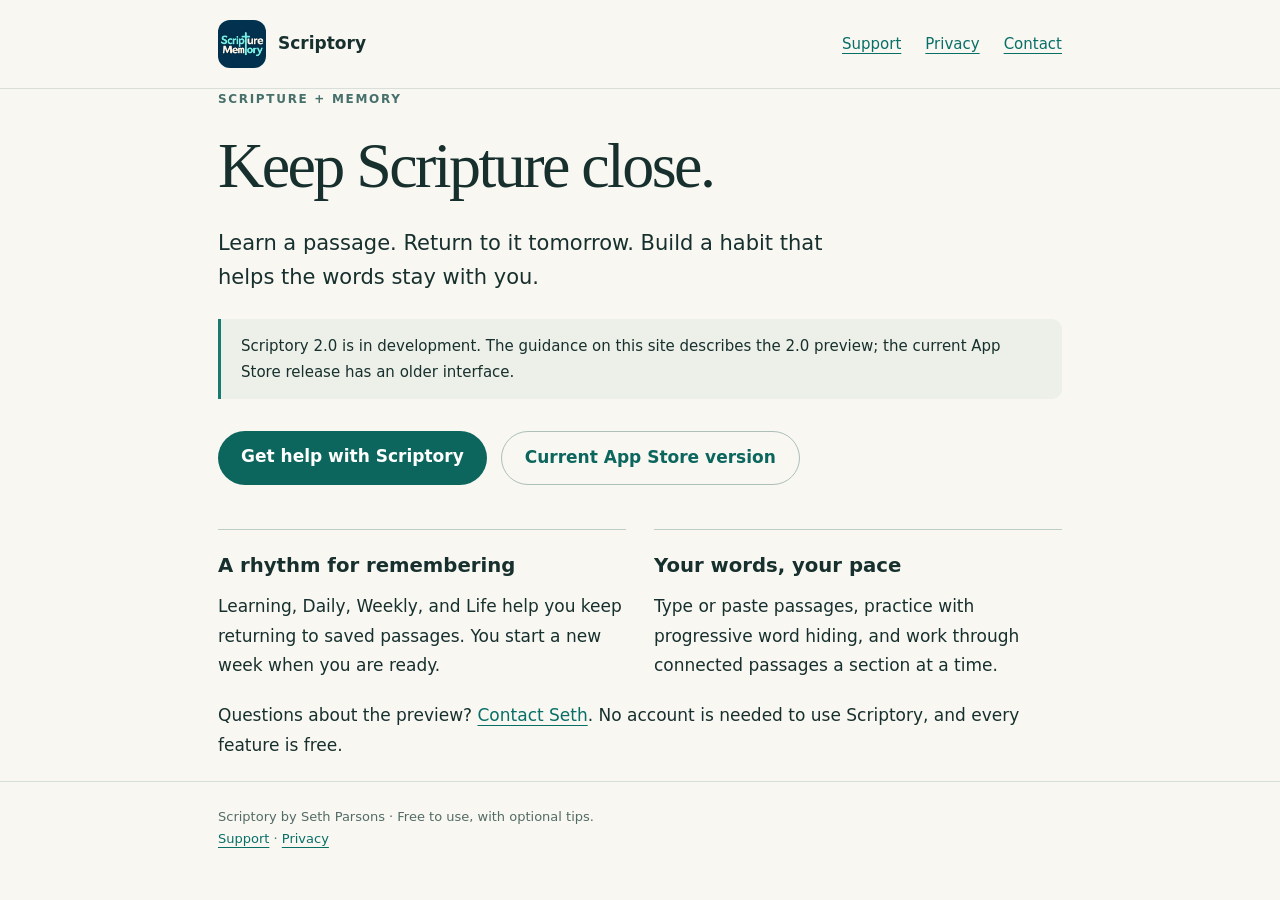
<file: index.html>
<!doctype html>
<html lang="en"><head><meta charset="utf-8"><meta name="viewport" content="width=device-width, initial-scale=1"><meta name="description" content="Support and privacy information for Scriptory, a free Scripture memory app for iPhone and iPad."><meta name="color-scheme" content="light dark"><title>Keep Scripture close · Scriptory</title><link rel="icon" href="icon.png"><link rel="stylesheet" href="style.css"></head>
<body><a class="skip" href="#main" >Skip to content</a><header><div class="wrap"><a class="brand" href="index.html"><img src="icon.png" alt="" width="48" height="48">Scriptory</a><nav aria-label="Main navigation"><a href="support.html">Support</a><a href="privacy.html">Privacy</a><a href="mailto:sethparsons6@icloud.com?subject=Scriptory%20Support">Contact</a></nav></div></header><main id="main" class="wrap"><p class="eyebrow">Scripture + memory</p><h1>Keep Scripture close.</h1><p class="lead">Learn a passage. Return to it tomorrow. Build a habit that helps the words stay with you.</p><div class="notice">Scriptory 2.0 is in development. The guidance on this site describes the 2.0 preview; the current App Store release has an older interface.</div><div class="actions"><a class="button" href="support.html">Get help with Scriptory</a><a class="button secondary" href="https://apps.apple.com/us/app/scriptory/id918026307">Current App Store version</a></div><div class="links"><section><h2>A rhythm for remembering</h2><p>Learning, Daily, Weekly, and Life help you keep returning to saved passages. You start a new week when you are ready.</p></section><section><h2>Your words, your pace</h2><p>Type or paste passages, practice with progressive word hiding, and work through connected passages a section at a time.</p></section></div><p>Questions about the preview? <a href="mailto:sethparsons6@icloud.com?subject=Scriptory%20Support">Contact Seth</a>. No account is needed to use Scriptory, and every feature is free.</p></main><footer><div class="wrap"><p>Scriptory by Seth Parsons · Free to use, with optional tips.</p><p><a href="support.html">Support</a> · <a href="privacy.html">Privacy</a></p></div></footer></body></html>
</file>
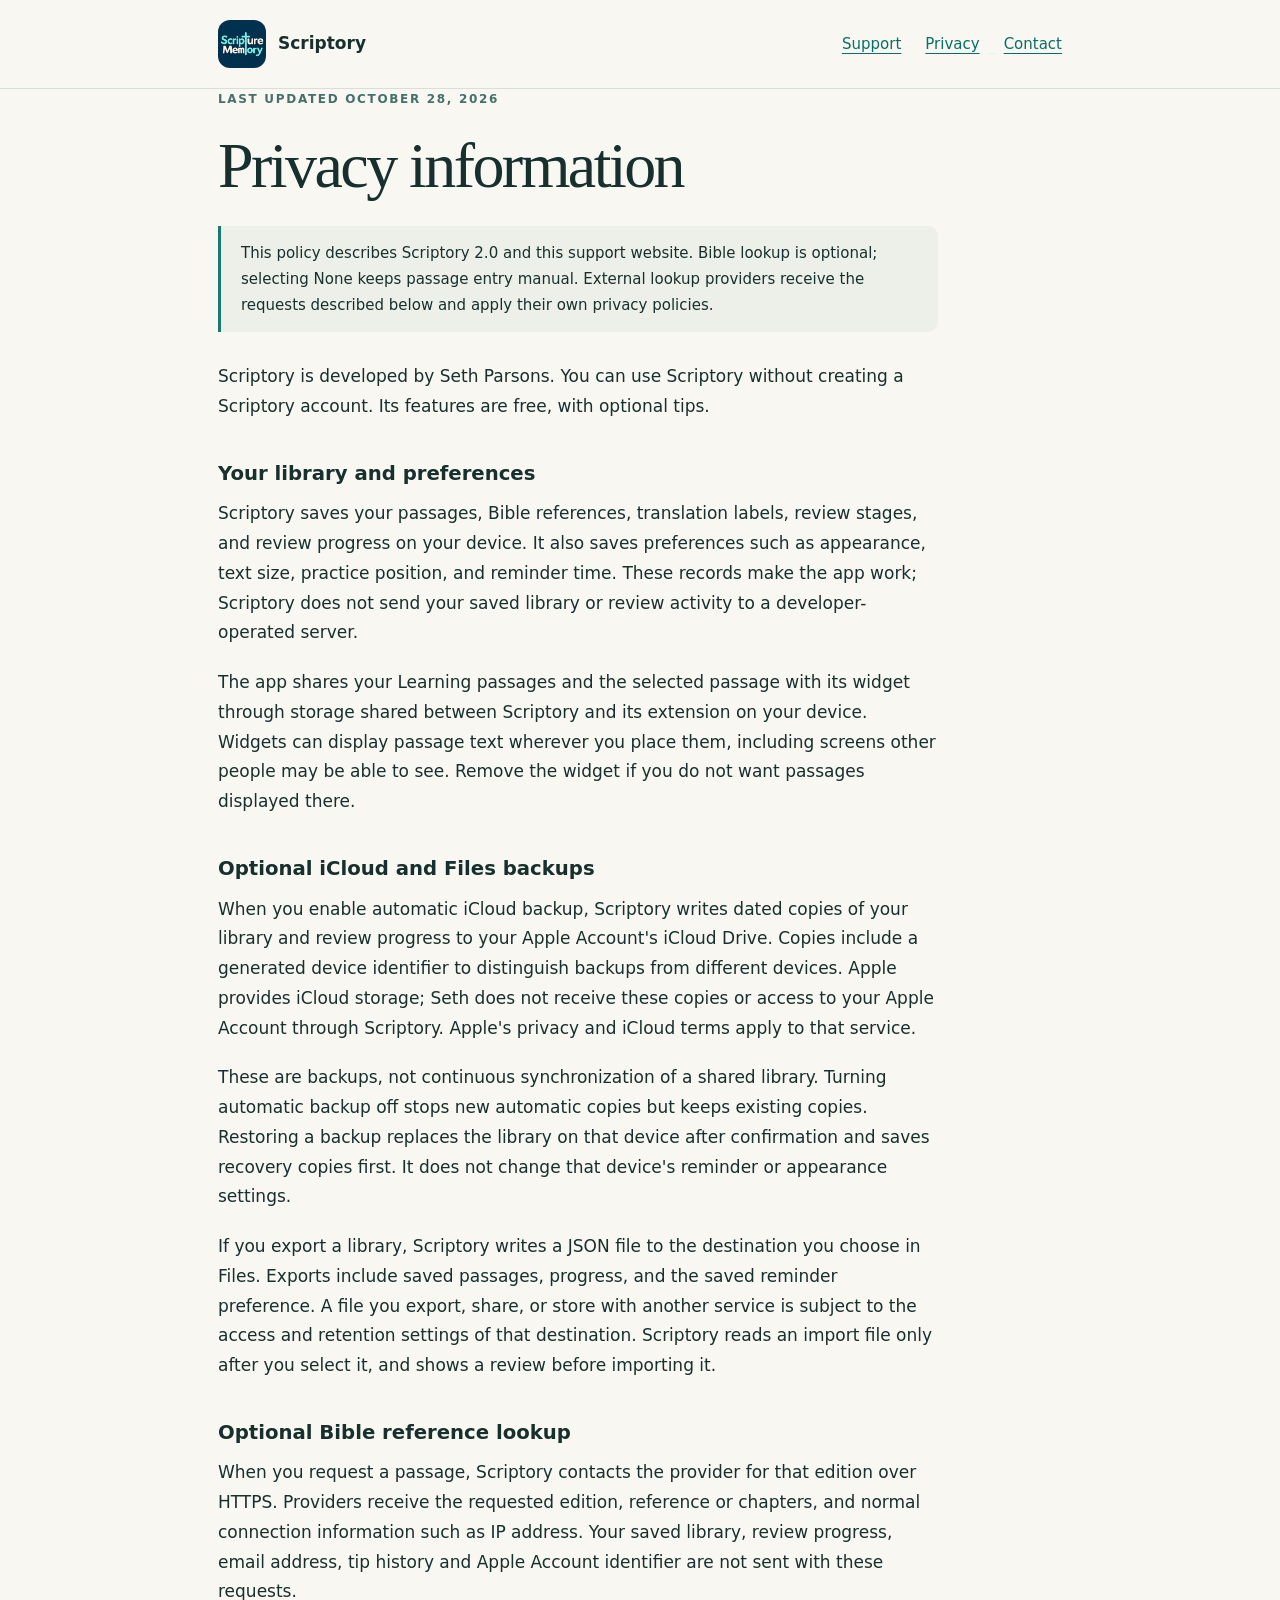
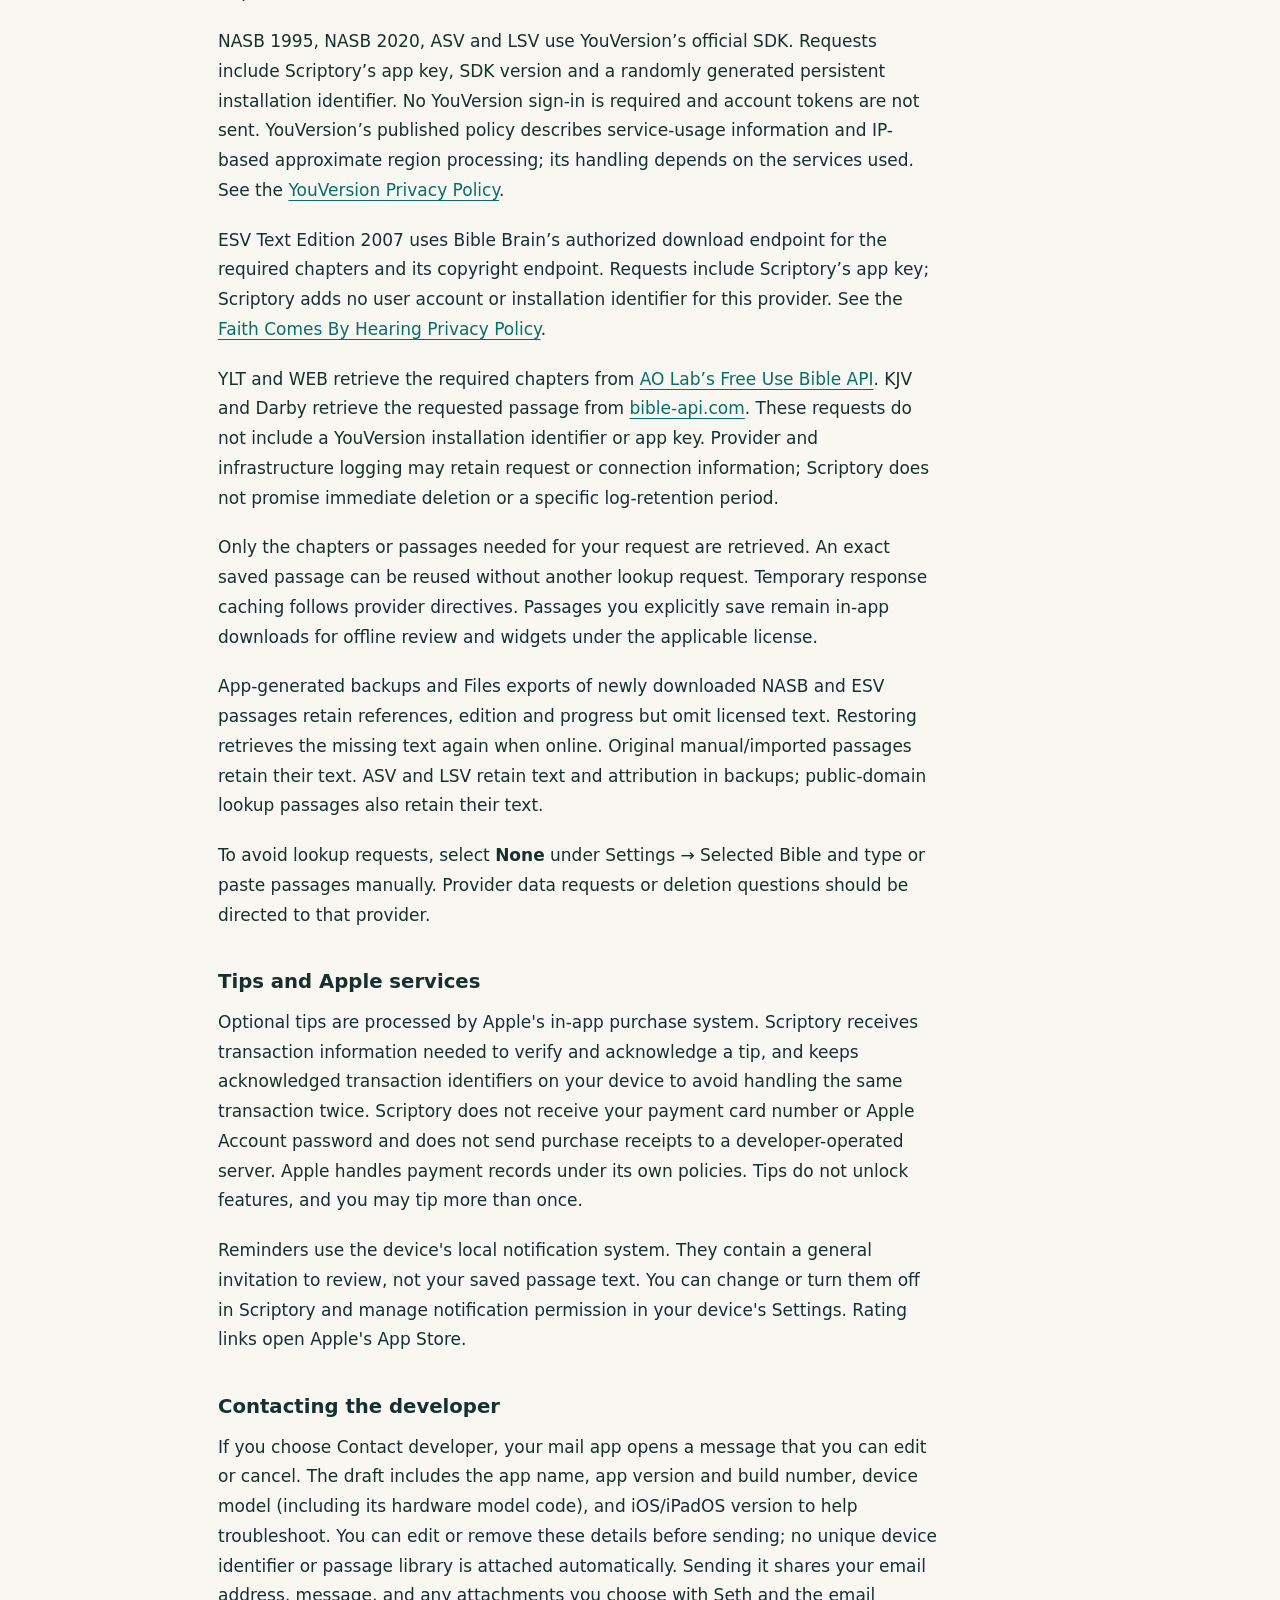
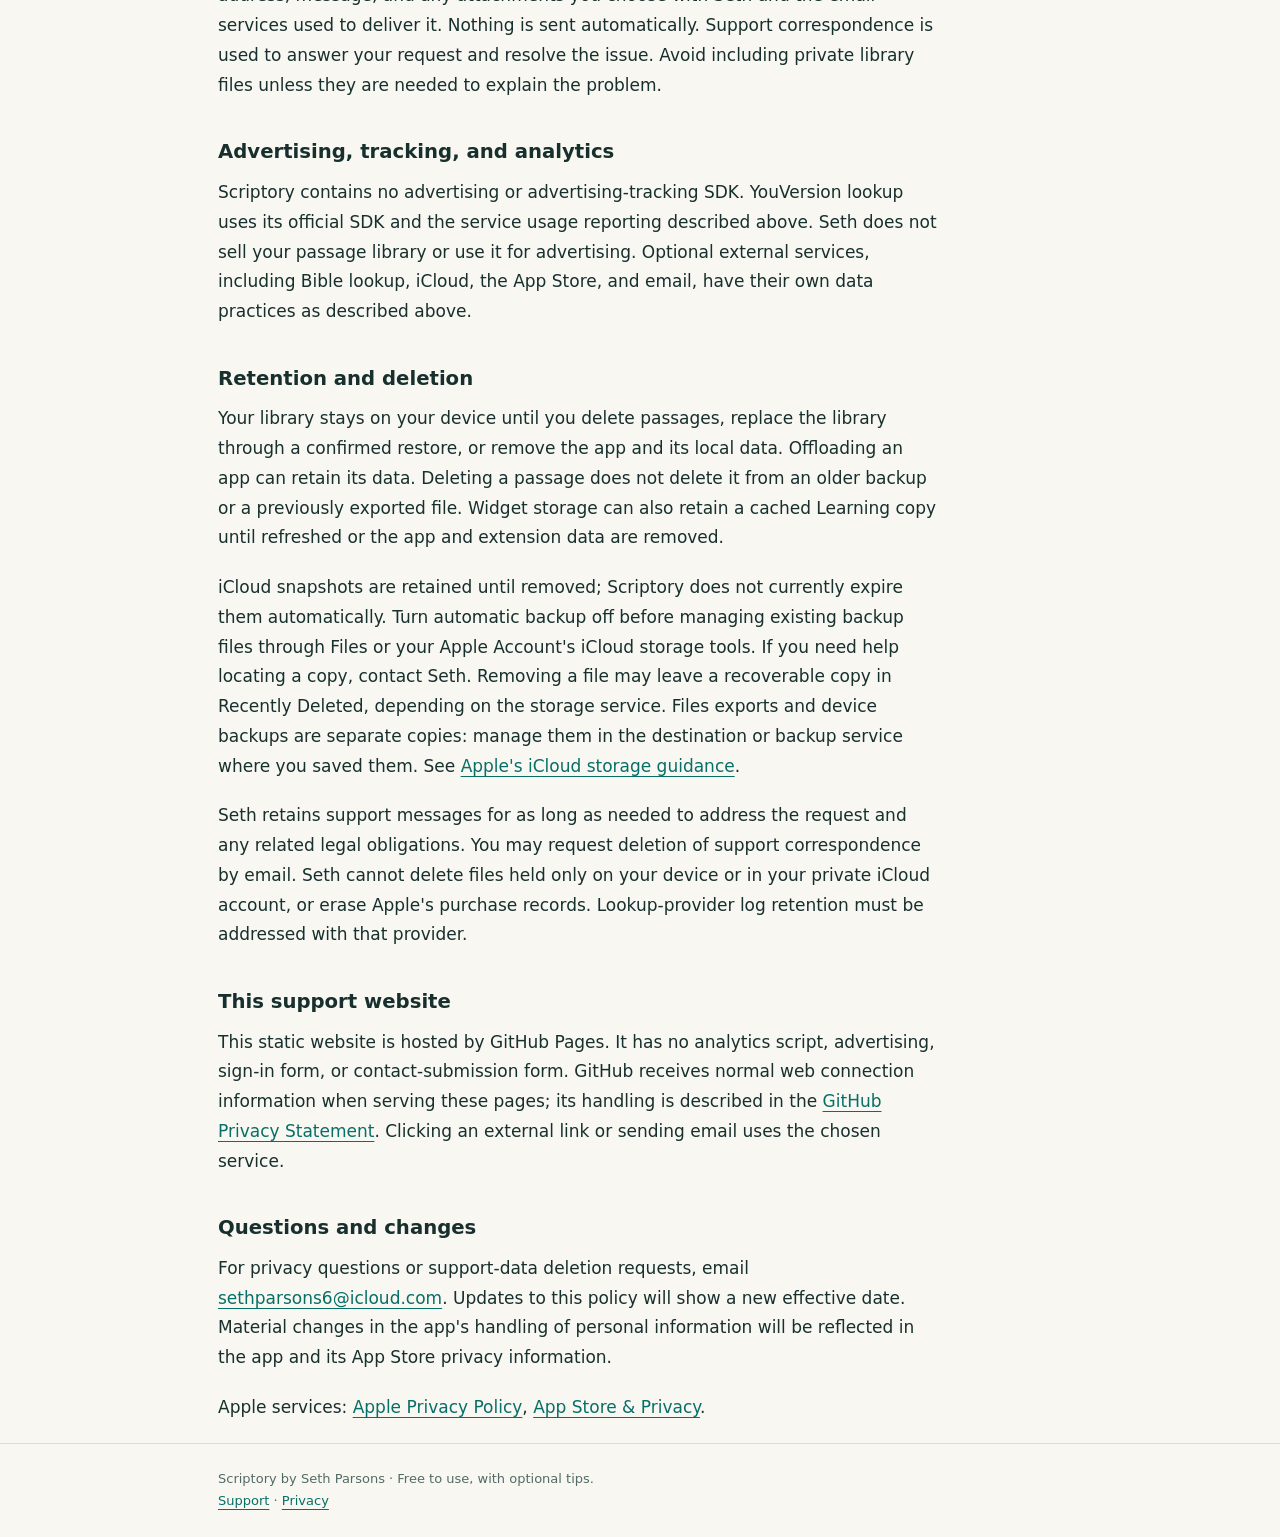
<file: privacy.html>
<!doctype html>
<html lang="en"><head><meta charset="utf-8"><meta name="viewport" content="width=device-width, initial-scale=1"><meta name="description" content="How the Scriptory 2.0 handles local passages, optional backups, Bible lookup, tips, and support messages."><meta name="color-scheme" content="light dark"><title>Privacy · Scriptory</title><link rel="icon" href="icon.png"><link rel="stylesheet" href="style.css"></head>
<body><a class="skip" href="#main" >Skip to content</a><header><div class="wrap"><a class="brand" href="index.html"><img src="icon.png" alt="" width="48" height="48">Scriptory</a><nav aria-label="Main navigation"><a href="support.html">Support</a><a href="privacy.html">Privacy</a><a href="mailto:sethparsons6@icloud.com?subject=Scriptory%20Support">Contact</a></nav></div></header><main id="main" class="wrap"><article><p class="eyebrow">Last updated October 28, 2026</p><h1>Privacy information</h1><div class="notice">This policy describes Scriptory 2.0 and this support website. Bible lookup is optional; selecting None keeps passage entry manual. External lookup providers receive the requests described below and apply their own privacy policies.</div><p>Scriptory is developed by Seth Parsons. You can use Scriptory without creating a Scriptory account. Its features are free, with optional tips.</p>
<h2>Your library and preferences</h2>
<p>Scriptory saves your passages, Bible references, translation labels, review stages, and review progress on your device. It also saves preferences such as appearance, text size, practice position, and reminder time. These records make the app work; Scriptory does not send your saved library or review activity to a developer-operated server.</p>
<p>The app shares your Learning passages and the selected passage with its widget through storage shared between Scriptory and its extension on your device. Widgets can display passage text wherever you place them, including screens other people may be able to see. Remove the widget if you do not want passages displayed there.</p>
<h2>Optional iCloud and Files backups</h2>
<p>When you enable automatic iCloud backup, Scriptory writes dated copies of your library and review progress to your Apple Account&#x27;s iCloud Drive. Copies include a generated device identifier to distinguish backups from different devices. Apple provides iCloud storage; Seth does not receive these copies or access to your Apple Account through Scriptory. Apple&#x27;s privacy and iCloud terms apply to that service.</p>
<p>These are backups, not continuous synchronization of a shared library. Turning automatic backup off stops new automatic copies but keeps existing copies. Restoring a backup replaces the library on that device after confirmation and saves recovery copies first. It does not change that device&#x27;s reminder or appearance settings.</p>
<p>If you export a library, Scriptory writes a JSON file to the destination you choose in Files. Exports include saved passages, progress, and the saved reminder preference. A file you export, share, or store with another service is subject to the access and retention settings of that destination. Scriptory reads an import file only after you select it, and shows a review before importing it.</p>
<h2>Optional Bible reference lookup</h2>
<p>When you request a passage, Scriptory contacts the provider for that edition over HTTPS. Providers receive the requested edition, reference or chapters, and normal connection information such as IP address. Your saved library, review progress, email address, tip history and Apple Account identifier are not sent with these requests.</p>
<p>NASB 1995, NASB 2020, ASV and LSV use YouVersion’s official SDK. Requests include Scriptory’s app key, SDK version and a randomly generated persistent installation identifier. No YouVersion sign-in is required and account tokens are not sent. YouVersion’s published policy describes service-usage information and IP-based approximate region processing; its handling depends on the services used. See the <a href="https://www.bible.com/privacy">YouVersion Privacy Policy</a>.</p>
<p>ESV Text Edition 2007 uses Bible Brain’s authorized download endpoint for the required chapters and its copyright endpoint. Requests include Scriptory’s app key; Scriptory adds no user account or installation identifier for this provider. See the <a href="https://www.faithcomesbyhearing.com/privacy-policy">Faith Comes By Hearing Privacy Policy</a>.</p>
<p>YLT and WEB retrieve the required chapters from <a href="https://bible.helloao.org/docs/">AO Lab’s Free Use Bible API</a>. KJV and Darby retrieve the requested passage from <a href="https://bible-api.com/">bible-api.com</a>. These requests do not include a YouVersion installation identifier or app key. Provider and infrastructure logging may retain request or connection information; Scriptory does not promise immediate deletion or a specific log-retention period.</p>
<p>Only the chapters or passages needed for your request are retrieved. An exact saved passage can be reused without another lookup request. Temporary response caching follows provider directives. Passages you explicitly save remain in-app downloads for offline review and widgets under the applicable license.</p>
<p>App-generated backups and Files exports of newly downloaded NASB and ESV passages retain references, edition and progress but omit licensed text. Restoring retrieves the missing text again when online. Original manual/imported passages retain their text. ASV and LSV retain text and attribution in backups; public-domain lookup passages also retain their text.</p>
<p>To avoid lookup requests, select <strong>None</strong> under Settings → Selected Bible and type or paste passages manually. Provider data requests or deletion questions should be directed to that provider.</p>
<h2>Tips and Apple services</h2>
<p>Optional tips are processed by Apple&#x27;s in-app purchase system. Scriptory receives transaction information needed to verify and acknowledge a tip, and keeps acknowledged transaction identifiers on your device to avoid handling the same transaction twice. Scriptory does not receive your payment card number or Apple Account password and does not send purchase receipts to a developer-operated server. Apple handles payment records under its own policies. Tips do not unlock features, and you may tip more than once.</p>
<p>Reminders use the device&#x27;s local notification system. They contain a general invitation to review, not your saved passage text. You can change or turn them off in Scriptory and manage notification permission in your device&#x27;s Settings. Rating links open Apple&#x27;s App Store.</p>
<h2>Contacting the developer</h2>
<p>If you choose Contact developer, your mail app opens a message that you can edit or cancel. The draft includes the app name, app version and build number, device model (including its hardware model code), and iOS/iPadOS version to help troubleshoot. You can edit or remove these details before sending; no unique device identifier or passage library is attached automatically. Sending it shares your email address, message, and any attachments you choose with Seth and the email services used to deliver it. Nothing is sent automatically. Support correspondence is used to answer your request and resolve the issue. Avoid including private library files unless they are needed to explain the problem.</p>
<h2>Advertising, tracking, and analytics</h2>
<p>Scriptory contains no advertising or advertising-tracking SDK. YouVersion lookup uses its official SDK and the service usage reporting described above. Seth does not sell your passage library or use it for advertising. Optional external services, including Bible lookup, iCloud, the App Store, and email, have their own data practices as described above.</p>
<h2>Retention and deletion</h2>
<p>Your library stays on your device until you delete passages, replace the library through a confirmed restore, or remove the app and its local data. Offloading an app can retain its data. Deleting a passage does not delete it from an older backup or a previously exported file. Widget storage can also retain a cached Learning copy until refreshed or the app and extension data are removed.</p>
<p>iCloud snapshots are retained until removed; Scriptory does not currently expire them automatically. Turn automatic backup off before managing existing backup files through Files or your Apple Account&#x27;s iCloud storage tools. If you need help locating a copy, contact Seth. Removing a file may leave a recoverable copy in Recently Deleted, depending on the storage service. Files exports and device backups are separate copies: manage them in the destination or backup service where you saved them. See <a href="https://support.apple.com/en-us/108922">Apple&#x27;s iCloud storage guidance</a>.</p>
<p>Seth retains support messages for as long as needed to address the request and any related legal obligations. You may request deletion of support correspondence by email. Seth cannot delete files held only on your device or in your private iCloud account, or erase Apple&#x27;s purchase records. Lookup-provider log retention must be addressed with that provider.</p>
<h2>This support website</h2>
<p>This static website is hosted by GitHub Pages. It has no analytics script, advertising, sign-in form, or contact-submission form. GitHub receives normal web connection information when serving these pages; its handling is described in the <a href="https://docs.github.com/en/site-policy/privacy-policies/github-general-privacy-statement">GitHub Privacy Statement</a>. Clicking an external link or sending email uses the chosen service.</p>
<h2>Questions and changes</h2>
<p>For privacy questions or support-data deletion requests, email <a href="mailto:sethparsons6@icloud.com">sethparsons6@icloud.com</a>. Updates to this policy will show a new effective date. Material changes in the app&#x27;s handling of personal information will be reflected in the app and its App Store privacy information.</p>
<p>Apple services: <a href="https://www.apple.com/legal/privacy/">Apple Privacy Policy</a>, <a href="https://www.apple.com/legal/privacy/data/en/appstore/">App Store &amp; Privacy</a>.</p></article></main><footer><div class="wrap"><p>Scriptory by Seth Parsons · Free to use, with optional tips.</p><p><a href="support.html">Support</a> · <a href="privacy.html">Privacy</a></p></div></footer></body></html>
</file>
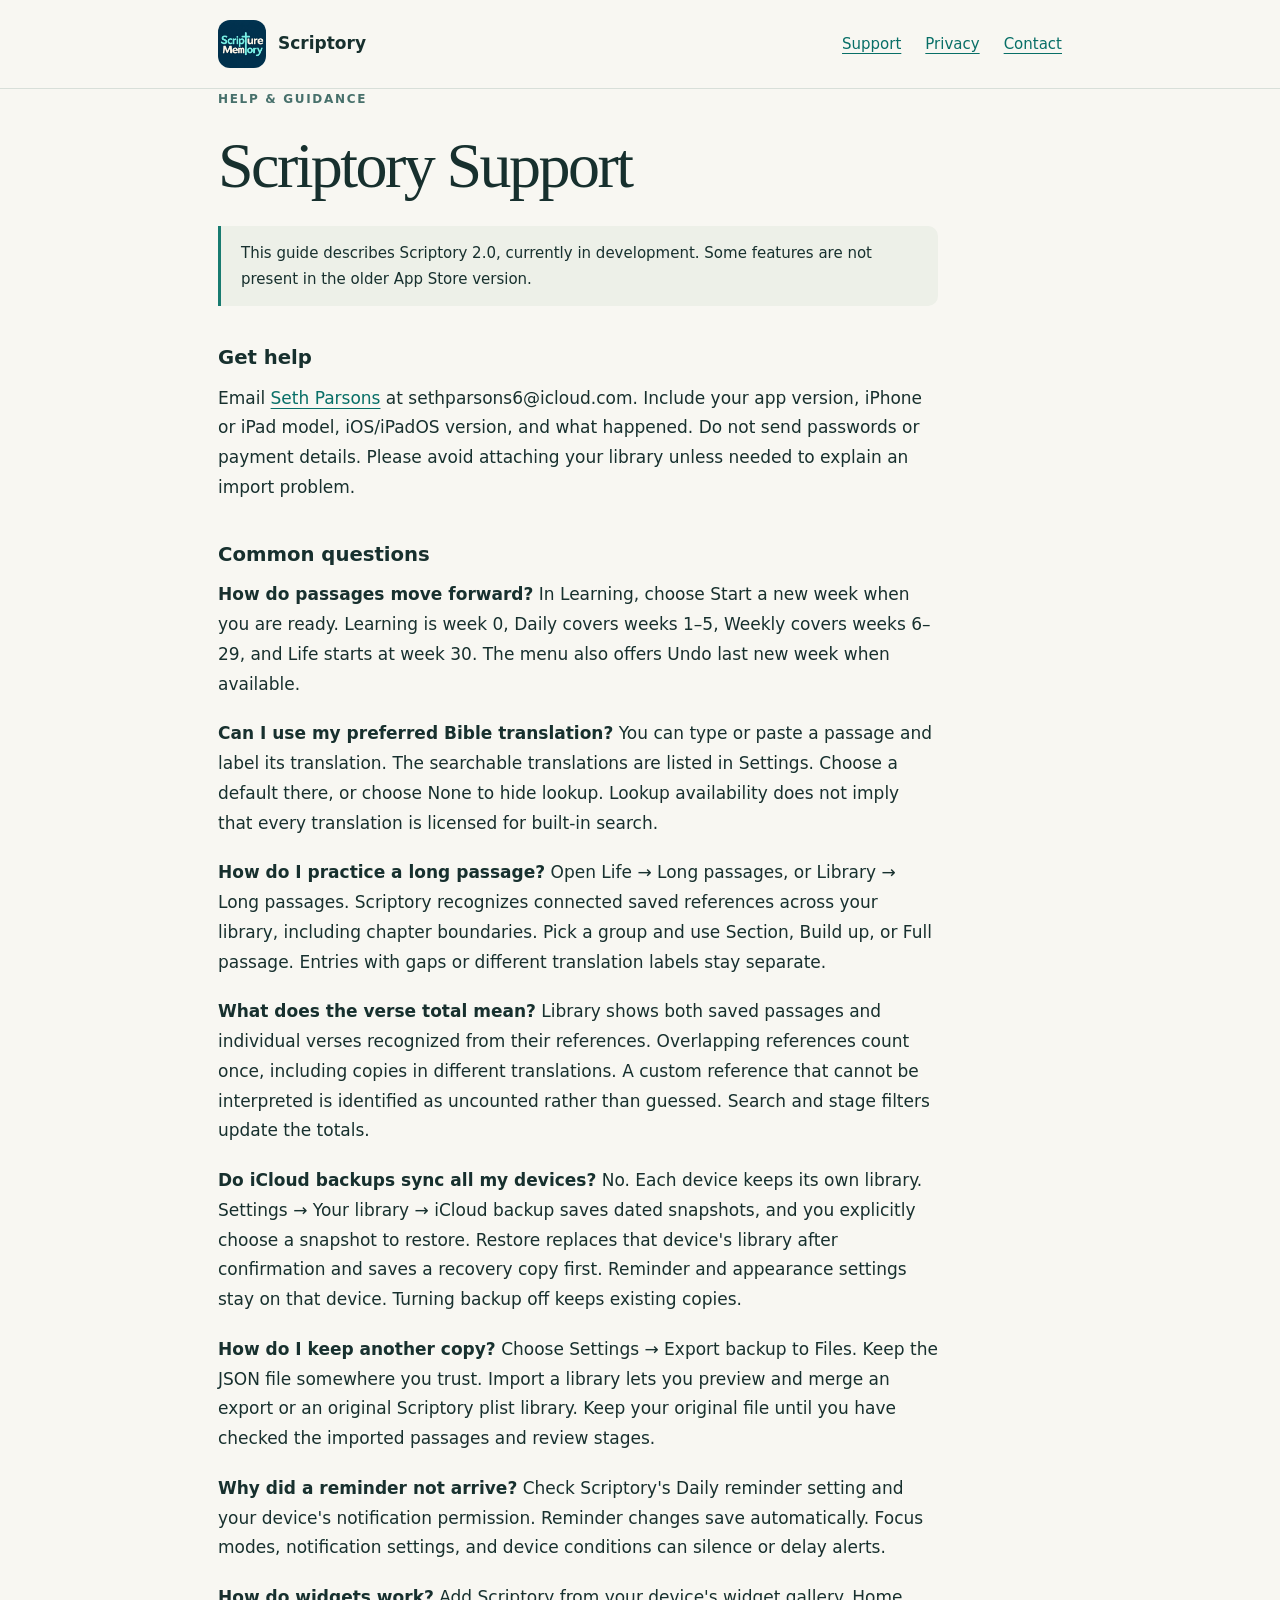
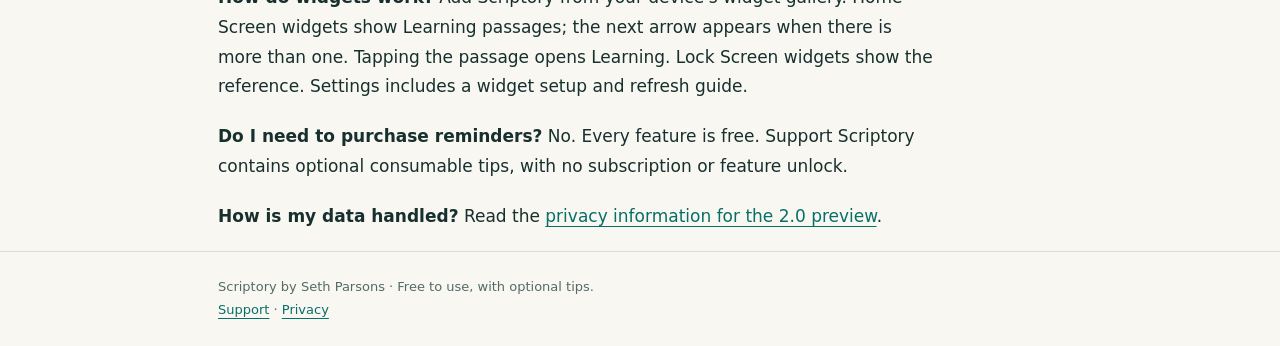
<file: support.html>
<!doctype html>
<html lang="en"><head><meta charset="utf-8"><meta name="viewport" content="width=device-width, initial-scale=1"><meta name="description" content="Get help with Scriptory review, passages, widgets, reminders, and backups."><meta name="color-scheme" content="light dark"><title>Support · Scriptory</title><link rel="icon" href="icon.png"><link rel="stylesheet" href="style.css"></head>
<body><a class="skip" href="#main" >Skip to content</a><header><div class="wrap"><a class="brand" href="index.html"><img src="icon.png" alt="" width="48" height="48">Scriptory</a><nav aria-label="Main navigation"><a href="support.html">Support</a><a href="privacy.html">Privacy</a><a href="mailto:sethparsons6@icloud.com?subject=Scriptory%20Support">Contact</a></nav></div></header><main id="main" class="wrap"><article><p class="eyebrow">Help &amp; guidance</p><h1>Scriptory Support</h1><div class="notice">This guide describes Scriptory 2.0, currently in development. Some features are not present in the older App Store version.</div><h2>Get help</h2>
<p>Email <a href="mailto:sethparsons6@icloud.com?subject=Scriptory%20Support">Seth Parsons</a> at sethparsons6@icloud.com. Include your app version, iPhone or iPad model, iOS/iPadOS version, and what happened. Do not send passwords or payment details. Please avoid attaching your library unless needed to explain an import problem.</p>
<h2>Common questions</h2>
<p><strong>How do passages move forward?</strong> In Learning, choose Start a new week when you are ready. Learning is week 0, Daily covers weeks 1–5, Weekly covers weeks 6–29, and Life starts at week 30. The menu also offers Undo last new week when available.</p>
<p><strong>Can I use my preferred Bible translation?</strong> You can type or paste a passage and label its translation. The searchable translations are listed in Settings. Choose a default there, or choose None to hide lookup. Lookup availability does not imply that every translation is licensed for built-in search.</p>
<p><strong>How do I practice a long passage?</strong> Open Life → Long passages, or Library → Long passages. Scriptory recognizes connected saved references across your library, including chapter boundaries. Pick a group and use Section, Build up, or Full passage. Entries with gaps or different translation labels stay separate.</p>
<p><strong>What does the verse total mean?</strong> Library shows both saved passages and individual verses recognized from their references. Overlapping references count once, including copies in different translations. A custom reference that cannot be interpreted is identified as uncounted rather than guessed. Search and stage filters update the totals.</p>
<p><strong>Do iCloud backups sync all my devices?</strong> No. Each device keeps its own library. Settings → Your library → iCloud backup saves dated snapshots, and you explicitly choose a snapshot to restore. Restore replaces that device&#x27;s library after confirmation and saves a recovery copy first. Reminder and appearance settings stay on that device. Turning backup off keeps existing copies.</p>
<p><strong>How do I keep another copy?</strong> Choose Settings → Export backup to Files. Keep the JSON file somewhere you trust. Import a library lets you preview and merge an export or an original Scriptory plist library. Keep your original file until you have checked the imported passages and review stages.</p>
<p><strong>Why did a reminder not arrive?</strong> Check Scriptory&#x27;s Daily reminder setting and your device&#x27;s notification permission. Reminder changes save automatically. Focus modes, notification settings, and device conditions can silence or delay alerts.</p>
<p><strong>How do widgets work?</strong> Add Scriptory from your device&#x27;s widget gallery. Home Screen widgets show Learning passages; the next arrow appears when there is more than one. Tapping the passage opens Learning. Lock Screen widgets show the reference. Settings includes a widget setup and refresh guide.</p>
<p><strong>Do I need to purchase reminders?</strong> No. Every feature is free. Support Scriptory contains optional consumable tips, with no subscription or feature unlock.</p>
<p><strong>How is my data handled?</strong> Read the <a href="privacy.html">privacy information for the 2.0 preview</a>.</p></article></main><footer><div class="wrap"><p>Scriptory by Seth Parsons · Free to use, with optional tips.</p><p><a href="support.html">Support</a> · <a href="privacy.html">Privacy</a></p></div></footer></body></html>
</file>
<file: style.css>
*{box-sizing:border-box}html{color-scheme:light dark}body{margin:0;background:#f8f7f2;color:#17302e;font:17px/1.75 ui-sans-serif,system-ui,-apple-system,BlinkMacSystemFont,"Segoe UI",sans-serif}a{color:#086f67;text-underline-offset:4px}a:hover{text-decoration-thickness:2px}a:focus-visible{outline:3px solid #14867c;outline-offset:5px;border-radius:3px}.wrap{max-width:900px;margin:auto;padding:0 28px}header{border-bottom:1px solid #d8dfd9}header .wrap{display:flex;justify-content:space-between;align-items:center;gap:20px;padding-top:20px;padding-bottom:20px}.brand{display:flex;align-items:center;gap:12px;font-weight:700;text-decoration:none;color:inherit}.brand img{width:48px;height:48px;border-radius:12px}nav{display:flex;gap:24px}nav a{font-size:15px}main{padding:60px 0 80px}h1{font:500 clamp(2.3rem,7vw,4rem)/1.12 ui-serif,Georgia,serif;letter-spacing:-.04em;margin:14px 0 24px}h2{font-size:1.23rem;line-height:1.4;margin:38px 0 12px}p{margin:0 0 20px}article{max-width:720px}.eyebrow{font-size:12px;letter-spacing:.14em;text-transform:uppercase;font-weight:750;color:#47706b}.lead{font-size:21px;line-height:1.65;max-width:650px}.notice{border-left:3px solid #187b70;padding:14px 20px;background:#edf0e8;font-size:15px;margin:24px 0 30px;border-radius:0 10px 10px 0}.actions{display:flex;flex-wrap:wrap;gap:14px;margin:32px 0 42px}.button{display:inline-block;background:#0c665d;color:white;border-radius:99px;padding:11px 23px;text-decoration:none;font-weight:650}.button.secondary{background:transparent;color:#0c665d;border:1px solid #adbfba}.links{display:grid;grid-template-columns:1fr 1fr;gap:28px;margin-top:44px}.links section{border-top:1px solid #bdcec6}.links h2{margin-top:22px}footer{border-top:1px solid #d8dfd9;font-size:13px;color:#536b66;padding:24px 0}footer p{margin:0}strong{font-weight:680}@media(max-width:560px){.wrap{padding:0 22px}header .wrap{align-items:flex-start;flex-direction:column;gap:12px}nav{gap:22px}main{padding:38px 0 52px}.links{grid-template-columns:1fr;gap:4px}.lead{font-size:19px}}@media(prefers-color-scheme:dark){body{background:#101c1c;color:#e9eee6}header,footer{border-color:#30413e}a{color:#8cd4c3}.eyebrow,footer{color:#a3b9af}.notice{background:#1d302d;border-color:#8cd4c3}.button{background:#8cd4c3;color:#102523}.button.secondary{color:#a7dfd0;border-color:#5e8b7e}.links section{border-color:#40534b}}

.skip{position:absolute;left:-10000px}.skip:focus{left:20px;top:10px;background:#fff;color:#17302e;padding:8px 16px;z-index:2}
</file>
